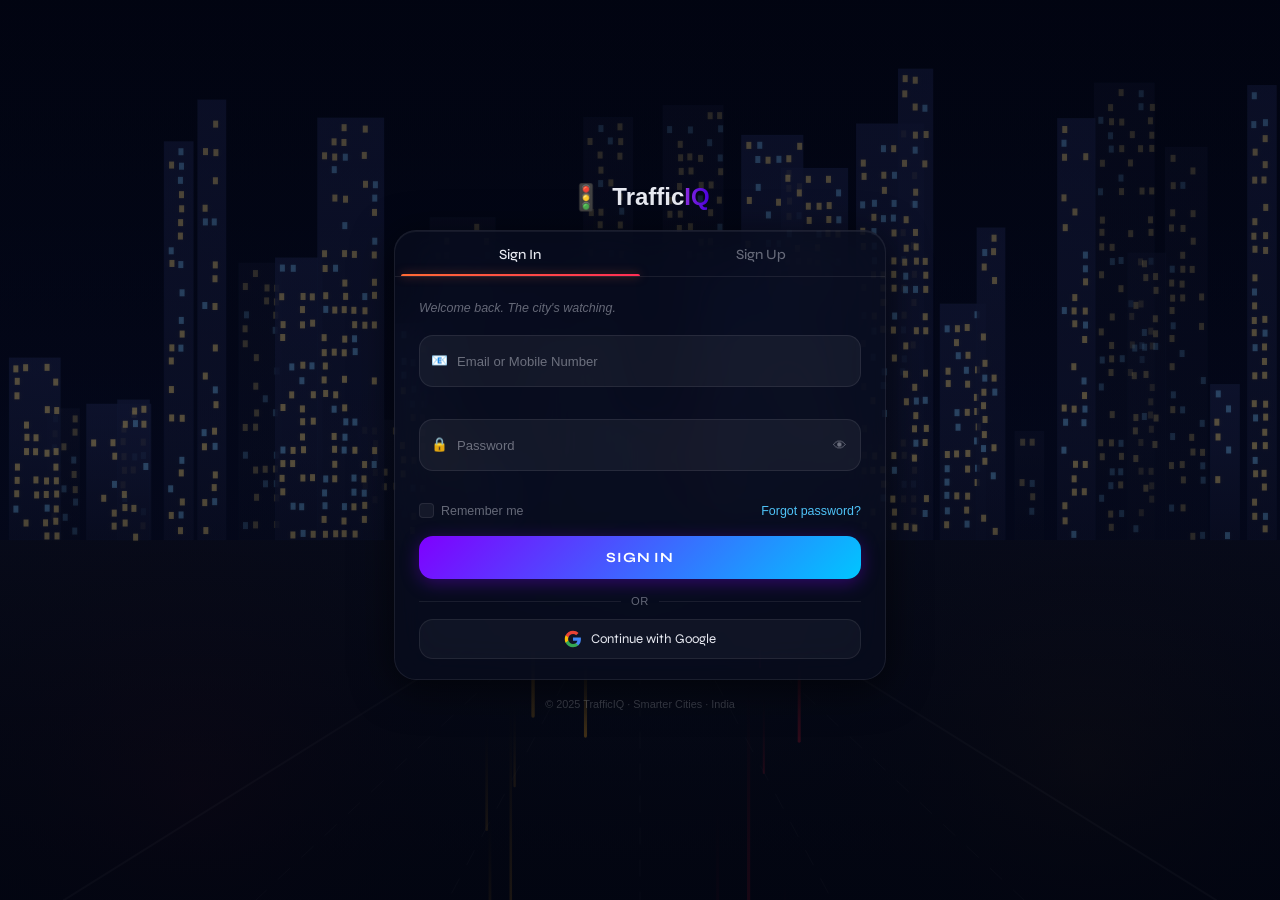
<file: signin.html>
<!DOCTYPE html>
<html lang="en">
<head>
  <meta charset="UTF-8"/>
  <meta name="viewport" content="width=device-width, initial-scale=1.0"/>
  <title>TrafficIQ — Sign In / Sign Up</title>
  <link href="https://fonts.googleapis.com/css2?family=Syne:wght@700;800&family=DM+Sans:wght@400;500&display=swap" rel="stylesheet"/>
  <link rel="stylesheet" href="signin.css"/>
</head>
<body>

<div class="bg-scene">
  <canvas id="roadCanvas"></canvas>
  <div class="gradient-overlay"></div>
  <div id="particles"></div>
</div>

<main class="auth-wrapper">

  <div class="logo-bar">
    <div class="logo-icon">🚦</div>
    <span class="logo-text">Traffic<span>IQ</span></span>
  </div>

  <div class="auth-card">

    <div class="tab-bar">
      <button class="tab active" onclick="switchTab('signin')">Sign In</button>
      <button class="tab" onclick="switchTab('signup')">Sign Up</button>
      <div class="tab-slider" id="tabSlider"></div>
    </div>

    <!-- SIGN IN -->
    <div class="form-panel" id="signinPanel">
      <p class="subtitle">Welcome back. The city's watching.</p>
      <form novalidate>

        <div class="field-group">
          <div class="input-wrap">
            <span class="ico">📧</span>
            <input type="text" id="si-id" class="field-input" placeholder=" "/>
            <label class="field-label" for="si-id">Email or Mobile Number</label>
          </div>
          <span class="err" id="err-si-id"></span>
        </div>

        <div class="field-group">
          <div class="input-wrap">
            <span class="ico">🔒</span>
            <input type="password" id="si-pwd" class="field-input" placeholder=" "/>
            <label class="field-label" for="si-pwd">Password</label>
            <button type="button" class="eye-btn" onclick="togglePwd('si-pwd',this)">👁</button>
          </div>
          <span class="err" id="err-si-pwd"></span>
        </div>

        <div class="row-between">
          <label class="check-label"><input type="checkbox"/><span class="check-box"></span>Remember me</label>
          <a href="#" class="link">Forgot password?</a>
        </div>

        <button type="button" class="submit-btn" onclick="handleSignIn()">
          <span class="btn-text">Sign In</span><span class="btn-spin" hidden></span>
        </button>

        <div class="divider"><span>or</span></div>
        <button type="button" class="google-btn">
          <svg width="18" height="18" viewBox="0 0 24 24"><path d="M22.56 12.25c0-.78-.07-1.53-.2-2.25H12v4.26h5.92c-.26 1.37-1.04 2.53-2.21 3.31v2.77h3.57c2.08-1.92 3.28-4.74 3.28-8.09z" fill="#4285F4"/><path d="M12 23c2.97 0 5.46-.98 7.28-2.66l-3.57-2.77c-.98.66-2.23 1.06-3.71 1.06-2.86 0-5.29-1.93-6.16-4.53H2.18v2.84C3.99 20.53 7.7 23 12 23z" fill="#34A853"/><path d="M5.84 14.09c-.22-.66-.35-1.36-.35-2.09s.13-1.43.35-2.09V7.07H2.18C1.43 8.55 1 10.22 1 12s.43 3.45 1.18 4.93l3.66-2.84z" fill="#FBBC05"/><path d="M12 5.38c1.62 0 3.06.56 4.21 1.64l3.15-3.15C17.45 2.09 14.97 1 12 1 7.7 1 3.99 3.47 2.18 7.07l3.66 2.84c.87-2.6 3.3-4.53 6.16-4.53z" fill="#EA4335"/></svg>
          Continue with Google
        </button>

      </form>
    </div>

    <!-- SIGN UP -->
    <div class="form-panel hidden" id="signupPanel">
      <p class="subtitle">Join the city's intelligence network.</p>
      <form novalidate>

        <div class="fields-grid">
          <div class="field-group">
            <div class="input-wrap">
              <span class="ico">👤</span>
              <input type="text" id="su-name" class="field-input" placeholder=" "/>
              <label class="field-label" for="su-name">Full Name</label>
            </div>
            <span class="err" id="err-su-name"></span>
          </div>

          <div class="field-group">
            <div class="input-wrap">
              <span class="ico">📧</span>
              <input type="email" id="su-email" class="field-input" placeholder=" "/>
              <label class="field-label" for="su-email">Email Address</label>
            </div>
            <span class="err" id="err-su-email"></span>
          </div>

          <div class="field-group">
            <div class="input-wrap">
              <span class="ico">📱</span>
              <input type="tel" id="su-mobile" class="field-input" placeholder=" " maxlength="10"/>
              <label class="field-label" for="su-mobile">Mobile Number</label>
            </div>
            <span class="err" id="err-su-mobile"></span>
          </div>

          <div class="field-group">
            <div class="input-wrap">
              <span class="ico">🚘</span>
              <input type="text" id="su-plate" class="field-input plate-input" placeholder=" "/>
              <label class="field-label" for="su-plate">Vehicle Plate No.</label>
            </div>
            <span class="err" id="err-su-plate"></span>
          </div>

          <div class="field-group">
            <div class="input-wrap">
              <span class="ico">🔒</span>
              <input type="password" id="su-pwd" class="field-input" placeholder=" " oninput="checkStrength(this.value)"/>
              <label class="field-label" for="su-pwd">Password</label>
              <button type="button" class="eye-btn" onclick="togglePwd('su-pwd',this)">👁</button>
            </div>
            <div class="strength-bar"><div class="strength-fill" id="sFill"></div></div>
            <span class="strength-lbl" id="sLbl"></span>
            <span class="err" id="err-su-pwd"></span>
          </div>

          <div class="field-group">
            <div class="input-wrap">
              <span class="ico">🔐</span>
              <input type="password" id="su-confirm" class="field-input" placeholder=" "/>
              <label class="field-label" for="su-confirm">Confirm Password</label>
              <button type="button" class="eye-btn" onclick="togglePwd('su-confirm',this)">👁</button>
            </div>
            <span class="err" id="err-su-confirm"></span>
          </div>
        </div>

        <label class="check-label terms-check">
          <input type="checkbox" id="agreeTerms"/>
          <span class="check-box"></span>
          I agree to <a href="#" class="link">Terms &amp; Privacy</a>
        </label>
        <span class="err" id="err-terms"></span>

        <button type="button" class="submit-btn" onclick="handleSignUp()">
          <span class="btn-text">Create Account</span><span class="btn-spin" hidden></span>
        </button>

        <div class="divider"><span>or</span></div>
        <button type="button" class="google-btn">
          <svg width="18" height="18" viewBox="0 0 24 24"><path d="M22.56 12.25c0-.78-.07-1.53-.2-2.25H12v4.26h5.92c-.26 1.37-1.04 2.53-2.21 3.31v2.77h3.57c2.08-1.92 3.28-4.74 3.28-8.09z" fill="#4285F4"/><path d="M12 23c2.97 0 5.46-.98 7.28-2.66l-3.57-2.77c-.98.66-2.23 1.06-3.71 1.06-2.86 0-5.29-1.93-6.16-4.53H2.18v2.84C3.99 20.53 7.7 23 12 23z" fill="#34A853"/><path d="M5.84 14.09c-.22-.66-.35-1.36-.35-2.09s.13-1.43.35-2.09V7.07H2.18C1.43 8.55 1 10.22 1 12s.43 3.45 1.18 4.93l3.66-2.84z" fill="#FBBC05"/><path d="M12 5.38c1.62 0 3.06.56 4.21 1.64l3.15-3.15C17.45 2.09 14.97 1 12 1 7.7 1 3.99 3.47 2.18 7.07l3.66 2.84c.87-2.6 3.3-4.53 6.16-4.53z" fill="#EA4335"/></svg>
          Continue with Google
        </button>

      </form>
    </div>

  </div>
  <p class="footer-note">© 2025 TrafficIQ · Smarter Cities · India</p>
</main>

<script src="signin.js"></script>
</body>
</html>
</file>
<file: signin.css>
/* TrafficIQ — signin.css */
:root {
  --bg: #050810;
  --card: rgba(8,12,28,0.75);
  --border: rgba(255,255,255,0.08);
  --inp: rgba(255,255,255,0.05);
  --text: #e8eaf2;
  --muted: rgba(232,234,242,0.42);
  --a1: #FF6B35;
  --a2: #FF2D55;
  --a3: #4FC3F7;
  --focus: rgba(79,195,247,0.25);
  --r: 14px;
  --ease: 0.28s cubic-bezier(0.4,0,0.2,1);
}

*,*::before,*::after { box-sizing:border-box; margin:0; padding:0; }

body {
  font-family:'Inter',sans-serif;
  background:var(--bg);
  color:var(--text);
  min-height:100vh;
  display:flex;
  align-items:center;
  justify-content:center;
  overflow-x:hidden;
}

/* ── BACKGROUND ── */
.bg-scene { position:fixed; inset:0; z-index:0; overflow:hidden; }
#roadCanvas { position:absolute; inset:0; width:100%; height:100%; }
.gradient-overlay {
  position:absolute; inset:0; pointer-events:none;
  background:linear-gradient(180deg,rgba(2,5,18,0.55) 0%,rgba(4,8,20,0.4) 50%,rgba(2,5,18,0.82) 100%);
}
#particles { position:absolute; inset:0; pointer-events:none; }
.particle {
  position:absolute; border-radius:50%; animation:floatUp linear infinite; opacity:0;
}
@keyframes floatUp {
  0%   { transform:translateY(0) scale(1); opacity:0; }
  10%  { opacity:0.9; }
  90%  { opacity:0.4; }
  100% { transform:translateY(-110vh) scale(0.2); opacity:0; }
}

/* ── LAYOUT ── */
.auth-wrapper {
  position:relative; z-index:10; width:100%; max-width:520px;
  padding:20px 14px 28px; display:flex; flex-direction:column;
  align-items:center; gap:18px;
}

/* ── LOGO ── */
.logo-bar { display:flex; align-items:center; gap:10px; animation:fadeDown 0.6s ease both; }
.logo-icon { font-size:1.6rem; }
.logo-text { font-family:'Poppins',sans-serif; font-size:1.5rem; font-weight:800; }
.logo-text span {
  background:linear-gradient(90deg,#8E2DE2,#4A00E0);
  -webkit-background-clip:text; -webkit-text-fill-color:transparent; background-clip:text;
}

/* ── CARD ── */
.auth-card {
  width:100%;
  background:var(--card);
  border:1px solid var(--border);
  border-radius:22px;
  backdrop-filter:blur(22px) saturate(1.5);
  -webkit-backdrop-filter:blur(22px) saturate(1.5);
  box-shadow:0 8px 40px rgba(0,0,0,0.6), 0 1px 0 rgba(255,255,255,0.06) inset;
  overflow:hidden;
  animation:fadeUp 0.7s ease 0.1s both;
}

/* ── TABS ── */
.tab-bar {
  position:relative; display:flex;
  border-bottom:1px solid var(--border); padding:6px 6px 0; gap:4px;
}
.tab {
  flex:1; background:none; border:none; color:var(--muted);
  font-family:'Syne',sans-serif; font-size:0.88rem; font-weight:500;
  padding:9px 14px 13px; cursor:pointer; z-index:2;
  transition:color var(--ease);
}
.tab.active { color:var(--text); }
.tab-slider {
  position:absolute; bottom:0; height:2px;
  width:calc(50% - 6px); left:6px;
  background:linear-gradient(90deg,var(--a1),var(--a2));
  border-radius:2px 2px 0 0;
  transition:transform var(--ease);
  box-shadow:0 0 10px rgba(255,107,53,0.55);
}

/* ── FORM PANEL ── */
.form-panel { padding:24px 24px 20px; animation:panelIn 0.35s ease both; }
.form-panel.hidden { display:none; }
@keyframes panelIn {
  from { opacity:0; transform:translateY(8px); }
  to   { opacity:1; transform:translateY(0); }
}
.subtitle { font-size:0.78rem; color:var(--muted); margin-bottom:20px; font-style:italic; }

/* ── GRID ── */
.fields-grid { display:grid; grid-template-columns:1fr 1fr; gap:0 14px; }

/* ── INPUTS — FLOATING LABEL ── */
.field-group { margin-bottom:16px; }

.input-wrap { position:relative; display:flex; align-items:center; }

.ico {
  position:absolute; left:12px; font-size:0.85rem;
  pointer-events:none; z-index:1; line-height:1;
  top:50%; transform:translateY(-50%);
}

.field-input {
  width:100%;
  background:var(--inp);
  border:1px solid var(--border);
  border-radius:var(--r);
  color:var(--text);
  font-family:'Syne',sans-serif;
  font-size:0.86rem;
  /* KEY FIX: top padding large enough so typed text never overlaps label */
  padding:20px 40px 6px 38px;
  outline:none;
  transition:border-color var(--ease), background var(--ease), box-shadow var(--ease);
  caret-color:var(--a1);
  height:52px;
}

.field-input:focus {
  border-color:rgba(79,195,247,0.5);
  background:rgba(79,195,247,0.04);
  box-shadow:0 0 0 3px var(--focus);
}

/* Floating label — sits in center by default, moves up when active */
.field-label {
  position:absolute;
  left:38px;
  top:50%;
  transform:translateY(-50%);
  color:var(--muted);
  font-size:0.82rem;
  pointer-events:none;
  transform-origin:left top;
  transition:transform var(--ease), font-size var(--ease), color var(--ease);
  white-space:nowrap;
}

/* When focused OR has content → label floats up cleanly */
.field-input:focus ~ .field-label,
.field-input:not(:placeholder-shown) ~ .field-label {
  transform:translateY(-18px) scale(0.76);
  color:var(--a3);
}

.input-wrap:focus-within .ico { filter:brightness(1.4); }

/* Eye button */
.eye-btn {
  position:absolute; right:10px; background:none; border:none;
  cursor:pointer; font-size:0.85rem; padding:4px; border-radius:6px;
  color:var(--muted); transition:opacity var(--ease);
}
.eye-btn:hover { opacity:0.7; }

/* Error */
.err {
  display:block; font-size:0.7rem; color:var(--a2);
  margin-top:3px; padding-left:2px; min-height:13px;
}

/* Plate */
.plate-input { letter-spacing:2px; font-family:'Syne',sans-serif; }

/* ── PASSWORD STRENGTH ── */
.strength-bar {
  height:3px; background:rgba(255,255,255,0.08);
  border-radius:99px; margin-top:5px; overflow:hidden;
}
.strength-fill {
  height:100%; width:0; border-radius:99px;
  transition:width 0.4s ease, background 0.4s ease;
}
.strength-lbl { font-size:0.65rem; color:var(--muted); display:block; margin-top:2px; padding-left:2px; }

/* ── ROW ── */
.row-between {
  display:flex; align-items:center; justify-content:space-between; margin-bottom:18px;
}

/* Custom checkbox */
.check-label {
  display:flex; align-items:center; gap:7px;
  font-size:0.78rem; color:var(--muted); cursor:pointer; user-select:none;
}
.check-label input[type="checkbox"] { position:absolute; opacity:0; width:0; height:0; }
.check-box {
  width:15px; height:15px; border:1.5px solid var(--border); border-radius:4px;
  background:var(--inp); display:grid; place-items:center; flex-shrink:0;
  transition:background var(--ease), border-color var(--ease);
}
.check-box::after {
  content:''; width:4px; height:7px;
  border-right:2px solid #050810; border-bottom:2px solid #050810;
  transform:rotate(45deg) scale(0); margin-top:-2px;
  transition:transform 0.18s ease;
}
.check-label input:checked ~ .check-box {
  background:linear-gradient(135deg,var(--a1),var(--a2)); border-color:transparent;
}
.check-label input:checked ~ .check-box::after { transform:rotate(45deg) scale(1); }

.link { font-size:0.78rem; color:var(--a3); text-decoration:none; }
.link:hover { text-decoration:underline; }
.terms-check { margin:4px 0 4px; }

/* ── SUBMIT BUTTON ── */
.submit-btn {
  width:100%; padding:13px; margin-top:16px;
  border:none; border-radius:var(--r);
  background:linear-gradient(135deg,#7F00FF,#00C6FF);
  color:#fff; font-family:'Syne',Poppins; font-size:0.88rem;
  font-weight:700; letter-spacing:0.06em; text-transform:uppercase;
  cursor:pointer; display:flex; align-items:center; justify-content:center; gap:8px;
  position:relative; overflow:hidden;
  transition:transform var(--ease), box-shadow var(--ease);
  box-shadow:0 4px 18px rgba(127,0,255,0.35);
}
.submit-btn::before {
  content:''; position:absolute; inset:0;
  background:rgba(255,255,255,0.13); transform:translateX(-100%);
  transition:transform 0.45s ease;
}
.submit-btn:hover::before { transform:translateX(100%); }
.submit-btn:hover { transform:translateY(-1px); box-shadow:0 8px 24px rgba(127,0,255,0.45); }
.submit-btn:active { transform:translateY(0); }
.submit-btn:disabled { opacity:0.6; cursor:not-allowed; transform:none; }

.btn-spin {
  width:17px; height:17px;
  border:2px solid rgba(255,255,255,0.3); border-top-color:#fff;
  border-radius:50%; animation:spin 0.7s linear infinite;
}
@keyframes spin { to { transform:rotate(360deg); } }

/* ── DIVIDER ── */
.divider {
  display:flex; align-items:center; gap:10px;
  margin:16px 0 12px; color:var(--muted); font-size:0.7rem;
  text-transform:uppercase; letter-spacing:0.05em;
}
.divider::before,.divider::after { content:''; flex:1; height:1px; background:var(--border); }

/* ── GOOGLE BTN ── */
.google-btn {
  width:100%; padding:10px; border:1px solid var(--border); border-radius:var(--r);
  background:rgba(255,255,255,0.04); color:var(--text);
  font-family:'Syne',sans-serif; font-size:0.83rem;
  cursor:pointer; display:flex; align-items:center; justify-content:center; gap:9px;
  transition:background var(--ease), transform var(--ease);
}
.google-btn:hover { background:rgba(255,255,255,0.08); transform:translateY(-1px); }

/* ── FOOTER ── */
.footer-note { font-size:0.68rem; color:rgba(232,234,242,0.2); animation:fadeUp 0.8s ease 0.3s both; }

/* ── VALIDATION STATES ── */
.field-input.invalid { border-color:rgba(255,45,85,0.5); box-shadow:0 0 0 3px rgba(255,45,85,0.1); }
.field-input.valid   { border-color:rgba(52,199,89,0.4); }

/* ── ANIMATIONS ── */
@keyframes fadeUp   { from { opacity:0; transform:translateY(18px); } to { opacity:1; transform:translateY(0); } }
@keyframes fadeDown { from { opacity:0; transform:translateY(-12px); } to { opacity:1; transform:translateY(0); } }

/* ── RESPONSIVE ── */
@media (max-width:560px) {
  .fields-grid { grid-template-columns:1fr; }
  .form-panel { padding:20px 16px 18px; }
  .auth-wrapper { padding:14px 10px 22px; }
}

::selection { background:rgba(255,107,53,0.3); color:#fff; }
::-webkit-scrollbar { width:4px; }
::-webkit-scrollbar-thumb { background:rgba(255,255,255,0.1); border-radius:99px; }
</file>
